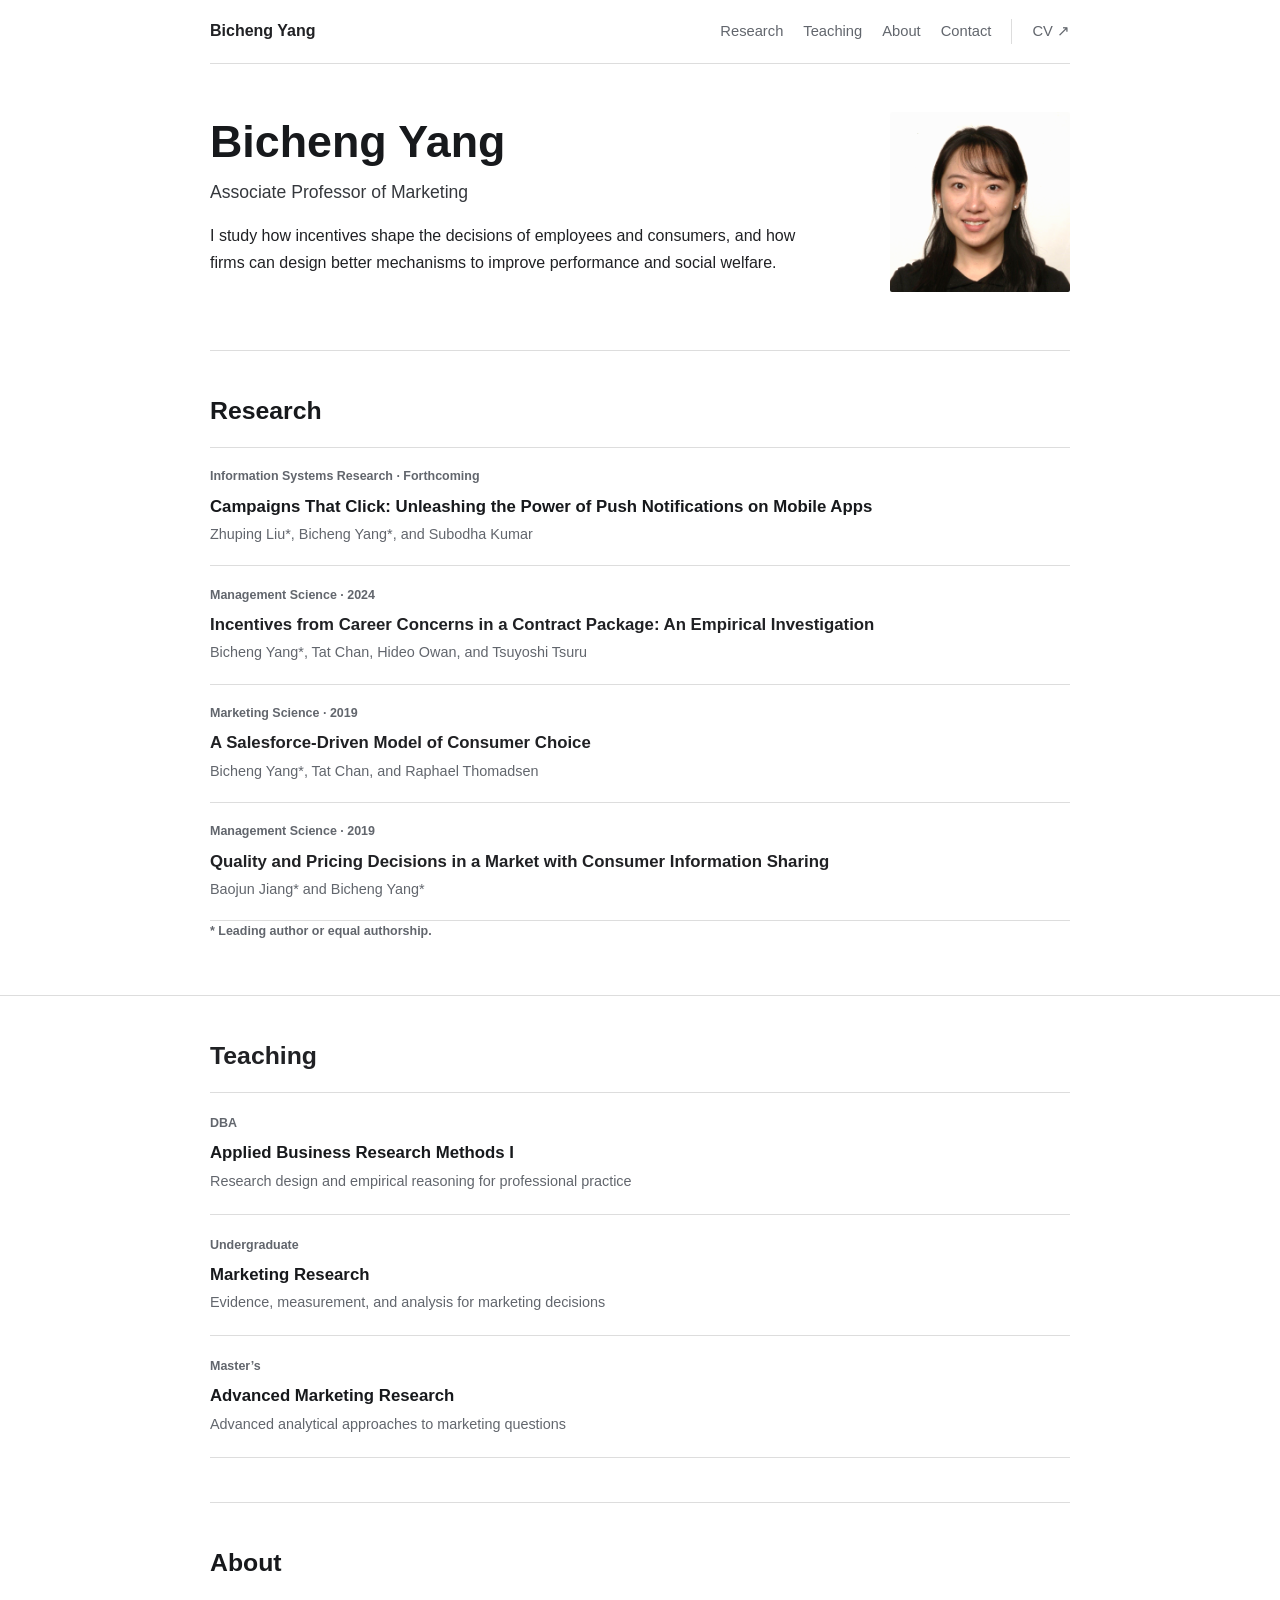
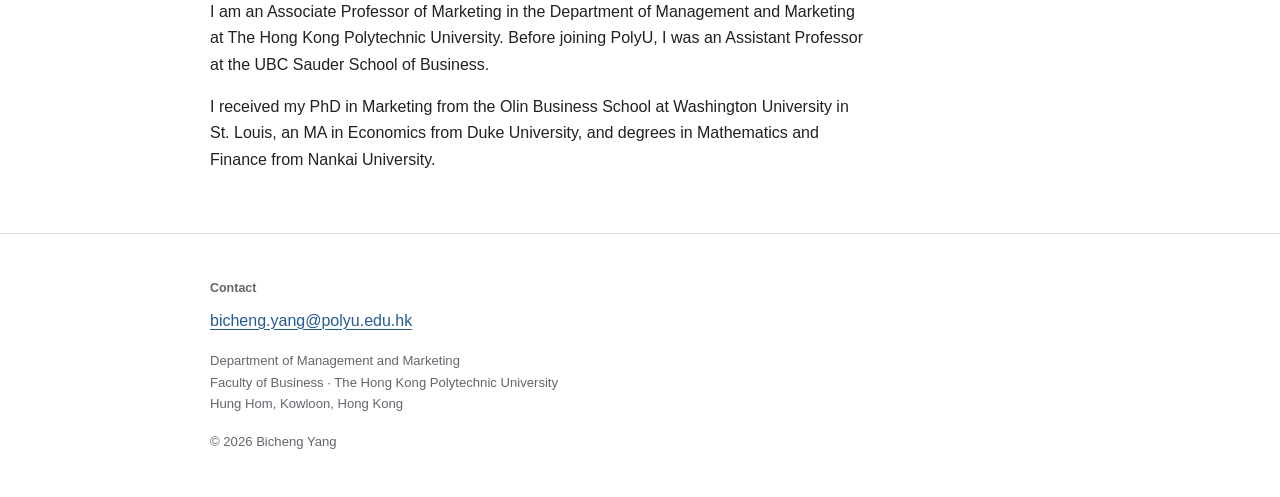
<file: index.html>
<!doctype html>
<html lang="en">
  <head>
    <meta charset="utf-8" />
    <meta name="viewport" content="width=device-width, initial-scale=1" />
    <meta
      name="description"
      content="Bicheng Yang is an Associate Professor of Marketing at The Hong Kong Polytechnic University."
    />
    <title>Bicheng Yang | Marketing</title>
    <link
      rel="icon"
      type="image/svg+xml"
      href="data:image/svg+xml,%3Csvg xmlns='http://www.w3.org/2000/svg' viewBox='0 0 64 64'%3E%3Crect width='64' height='64' rx='14' fill='%230b1930'/%3E%3Cpath d='M16 18h32M16 31h23M16 44h32' stroke='%23d13b4f' stroke-width='6' stroke-linecap='round'/%3E%3C/svg%3E"
    />
    <link rel="stylesheet" href="assets/styles.css?v=20261012-natural-portrait" />
    <script src="assets/site.js" defer></script>
  </head>
  <body>
    <a class="skip-link" href="#main">Skip to content</a>

    <header class="site-header">
      <a class="wordmark" href="#top" aria-label="Bicheng Yang home">
        <span class="wordmark-mark" aria-hidden="true">BY</span>
        <span>Bicheng Yang</span>
      </a>
      <nav id="site-nav" class="site-nav" aria-label="Primary navigation">
        <a href="research.html">Research</a>
        <a href="teaching.html">Teaching</a>
        <a href="#about">About</a>
        <a href="#contact">Contact</a>
        <a class="nav-cv" href="https://www.dropbox.com/scl/fi/lhusk9nsws97ysd6tcmp3/Bicheng_Yang_CV.pdf?rlkey=i69ht2ayclowj1tq1dyte1rva&amp;st=k7b1dfac&amp;dl=0">CV <span aria-hidden="true">↗</span></a>
      </nav>
    </header>

    <main id="main">
      <section id="top" class="hero section-shell">
        <div class="hero-copy">
          <h1>Bicheng Yang</h1>
          <p class="hero-role">Associate Professor of Marketing</p>
          <p class="hero-intro">
            I study how incentives shape the decisions of employees and consumers, and how firms can
            design better mechanisms to improve performance and social welfare.
          </p>
        </div>

        <figure class="hero-portrait">
          <img src="assets/bicheng-yang.jpg" alt="Portrait of Bicheng Yang" />
        </figure>
      </section>


      <section id="research" class="section-shell content-section research-section">
        <div class="section-heading">
          <h2>Research</h2>
        </div>

        <ol class="publication-list">
          <li>
            <div>
              <p class="publication-meta">Information Systems Research · Forthcoming</p>
              <h3>Campaigns That Click: Unleashing the Power of Push Notifications on Mobile Apps</h3>
              <p>Zhuping Liu*, Bicheng Yang*, and Subodha Kumar</p>
            </div>
          </li>
          <li>
            <span class="publication-index">02</span>
            <div>
              <p class="publication-meta">Management Science · 2024</p>
              <h3>
                <a href="https://doi.org/10.1287/mnsc.2023.4956">
                  Incentives from Career Concerns in a Contract Package: An Empirical Investigation
                </a>
              </h3>
              <p>Bicheng Yang*, Tat Chan, Hideo Owan, and Tsuyoshi Tsuru</p>
            </div>
            <span class="publication-arrow" aria-hidden="true">↗</span>
          </li>
          <li>
            <span class="publication-index">03</span>
            <div>
              <p class="publication-meta">Marketing Science · 2019</p>
              <h3>
                <a href="https://doi.org/10.1287/mksc.2019.1175">
                  A Salesforce-Driven Model of Consumer Choice
                </a>
              </h3>
              <p>Bicheng Yang*, Tat Chan, and Raphael Thomadsen</p>
            </div>
            <span class="publication-arrow" aria-hidden="true">↗</span>
          </li>
          <li>
            <span class="publication-index">04</span>
            <div>
              <p class="publication-meta">Management Science · 2019</p>
              <h3>
                <a href="https://doi.org/10.1287/mnsc.2017.2930">
                  Quality and Pricing Decisions in a Market with Consumer Information Sharing
                </a>
              </h3>
              <p>Baojun Jiang* and Bicheng Yang*</p>
            </div>
            <span class="publication-arrow" aria-hidden="true">↗</span>
          </li>
        </ol>
        <p class="detail-meta">* Leading author or equal authorship.</p>

      </section>


      <section id="teaching" class="teaching-section">
        <div class="section-shell teaching-grid">
          <div class="section-heading light">
            <h2>Teaching</h2>
          </div>
          <div class="course-list">
            <article>
              <p class="course-level">DBA</p>
              <h3>Applied Business Research Methods I</h3>
              <p>Research design and empirical reasoning for professional practice</p>
            </article>
            <article>
              <p class="course-level">Undergraduate</p>
              <h3>Marketing Research</h3>
              <p>Evidence, measurement, and analysis for marketing decisions</p>
            </article>
            <article>
              <p class="course-level">Master’s</p>
              <h3>Advanced Marketing Research</h3>
              <p>Advanced analytical approaches to marketing questions</p>
            </article>
          </div>
        </div>
      </section>

      <section id="about" class="section-shell content-section about-section">
        <div class="section-heading">
          <h2>About</h2>
        </div>
        <div class="about-copy">
          <p>
            I am an Associate Professor of Marketing in the Department of Management and Marketing at
            The Hong Kong Polytechnic University. Before joining PolyU, I was an Assistant Professor at
            the UBC Sauder School of Business.
          </p>
          <p>
            I received my PhD in Marketing from the Olin Business School at Washington University in
            St. Louis, an MA in Economics from Duke University, and degrees in Mathematics and Finance
            from Nankai University.
          </p>
        </div>
      </section>
    </main>

    <footer id="contact" class="site-footer">
      <div class="section-shell footer-grid">
        <div>
          <p class="footer-label">Contact</p>
          <a class="footer-email" href="mailto:bicheng.yang@polyu.edu.hk">bicheng.yang@polyu.edu.hk</a>
        </div>
        <div class="footer-address">
          <p>Department of Management and Marketing</p>
          <p>Faculty of Business · The Hong Kong Polytechnic University</p>
          <p>Hung Hom, Kowloon, Hong Kong</p>
        </div>
        <p class="footer-note">© <span data-year>2026</span> Bicheng Yang</p>
      </div>
    </footer>
  </body>
</html>
</file>
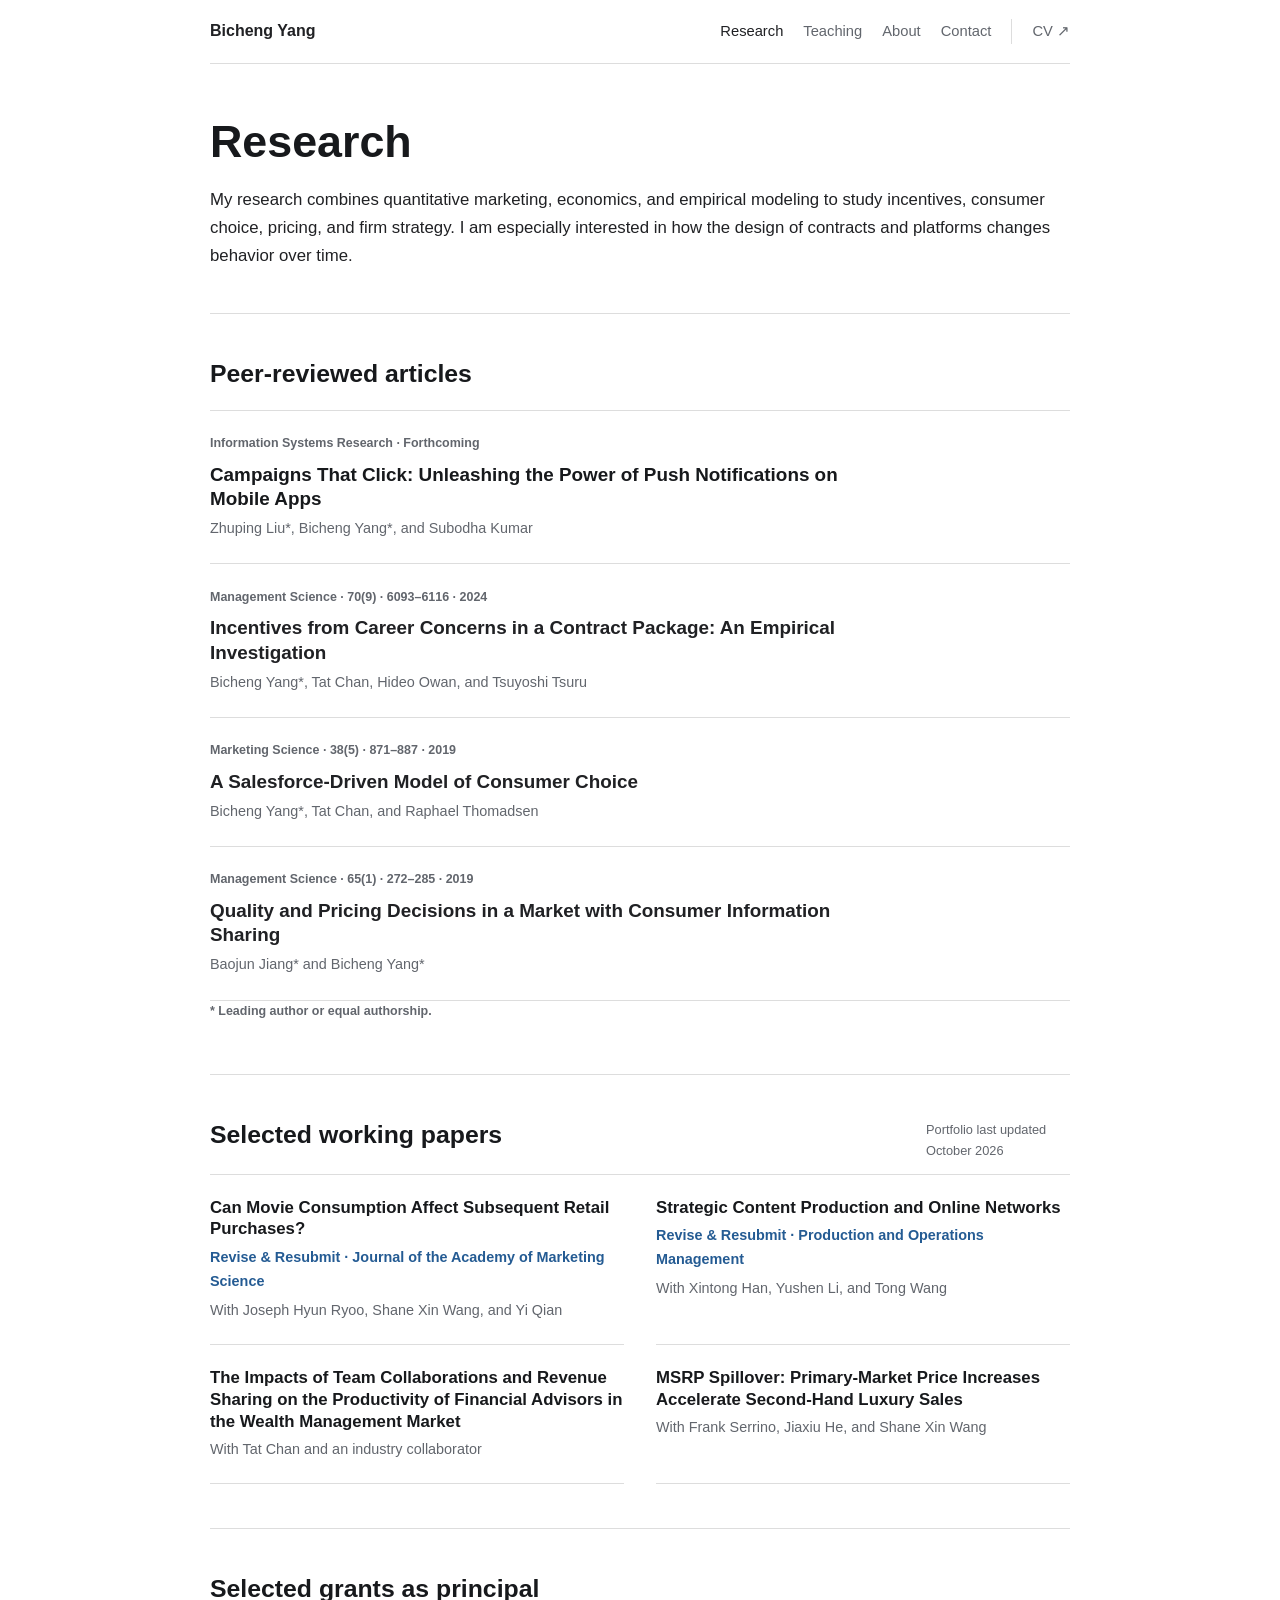
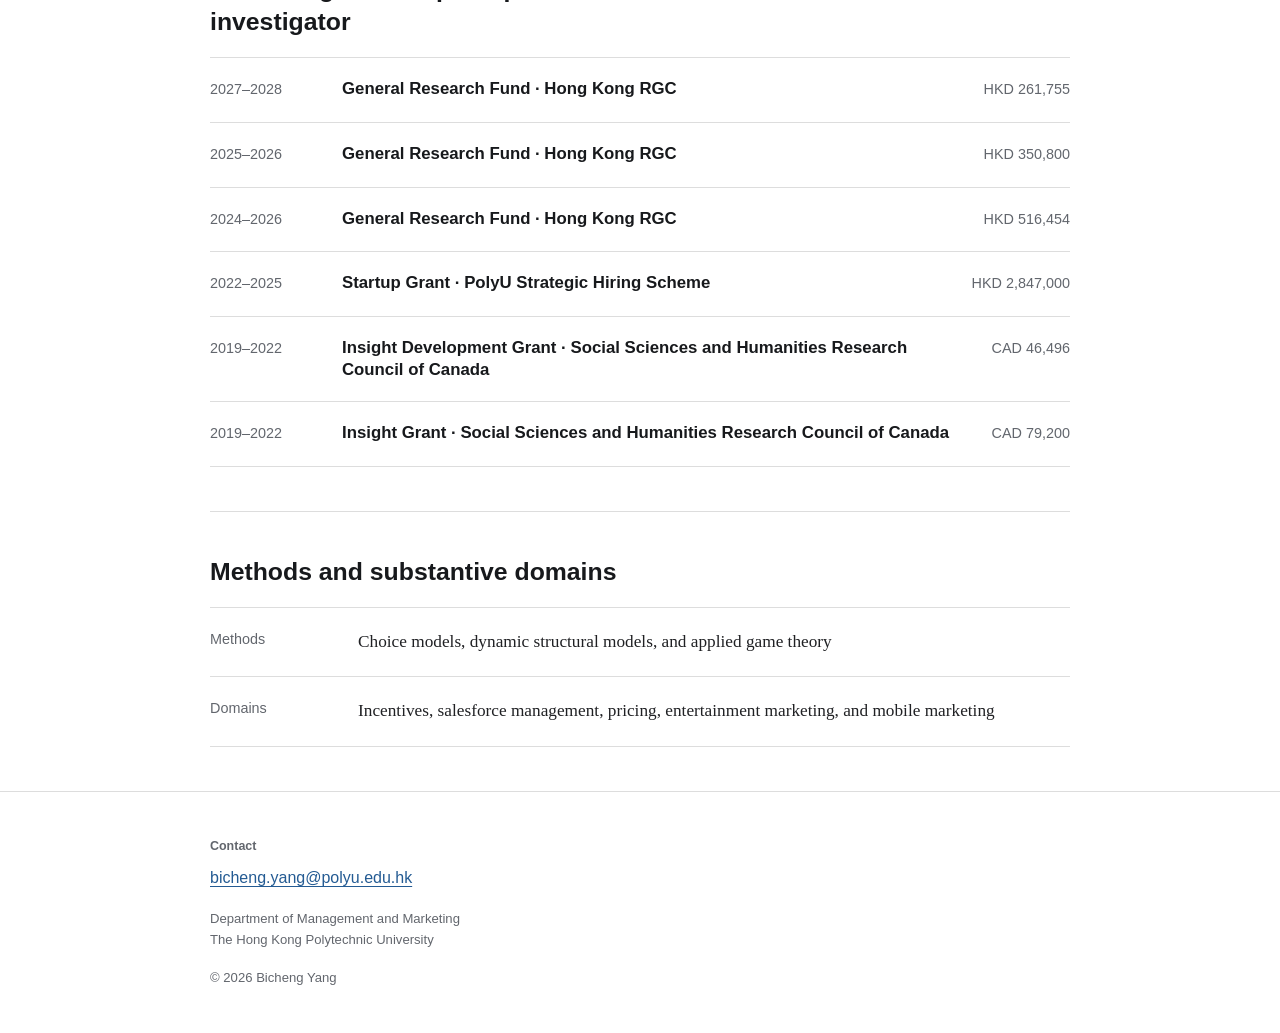
<file: research.html>
<!doctype html>
<html lang="en">
  <head>
    <meta charset="utf-8" />
    <meta name="viewport" content="width=device-width, initial-scale=1" />
    <meta
      name="description"
      content="Research by Bicheng Yang on incentives, salesforce management, pricing, entertainment marketing, and mobile marketing."
    />
    <title>Research | Bicheng Yang</title>
    <link
      rel="icon"
      type="image/svg+xml"
      href="data:image/svg+xml,%3Csvg xmlns='http://www.w3.org/2000/svg' viewBox='0 0 64 64'%3E%3Crect width='64' height='64' rx='14' fill='%230b1930'/%3E%3Cpath d='M16 18h32M16 31h23M16 44h32' stroke='%23d13b4f' stroke-width='6' stroke-linecap='round'/%3E%3C/svg%3E"
    />
    <link rel="stylesheet" href="assets/styles.css" />
    <script src="assets/site.js" defer></script>
  </head>
  <body>
    <a class="skip-link" href="#main">Skip to content</a>
    <header class="site-header">
      <a class="wordmark" href="index.html" aria-label="Bicheng Yang home">
        <span class="wordmark-mark" aria-hidden="true">BY</span>
        <span>Bicheng Yang</span>
      </a>
      <nav id="site-nav" class="site-nav" aria-label="Primary navigation">
        <a href="research.html" aria-current="page">Research</a>
        <a href="teaching.html">Teaching</a>
        <a href="index.html#about">About</a>
        <a href="index.html#contact">Contact</a>
        <a class="nav-cv" href="https://www.dropbox.com/scl/fi/lhusk9nsws97ysd6tcmp3/Bicheng_Yang_CV.pdf?rlkey=i69ht2ayclowj1tq1dyte1rva&amp;st=k7b1dfac&amp;dl=0">CV <span aria-hidden="true">↗</span></a>
      </nav>
    </header>

    <main id="main">
      <header class="page-hero section-shell">
        <div><h1>Research</h1></div>
        <p class="page-intro">
          My research combines quantitative marketing, economics, and empirical modeling to study
          incentives, consumer choice, pricing, and firm strategy. I am especially interested in how
          the design of contracts and platforms changes behavior over time.
        </p>
      </header>

      <section class="page-section section-shell" aria-labelledby="published-heading">
        <div class="page-section-label">
          <span>01</span>
          <p>Published and forthcoming work</p>
        </div>
        <div class="page-section-content">
          <h2 id="published-heading">Peer-reviewed articles</h2>
          <ol class="detail-list">
            <li>
              <p class="detail-meta">Information Systems Research · Forthcoming</p>
              <h3>Campaigns That Click: Unleashing the Power of Push Notifications on Mobile Apps</h3>
              <p>Zhuping Liu*, Bicheng Yang*, and Subodha Kumar</p>
            </li>
            <li>
              <p class="detail-meta">Management Science · 70(9) · 6093–6116 · 2024</p>
              <h3><a href="https://doi.org/10.1287/mnsc.2023.4956">Incentives from Career Concerns in a Contract Package: An Empirical Investigation</a></h3>
              <p>Bicheng Yang*, Tat Chan, Hideo Owan, and Tsuyoshi Tsuru</p>
            </li>
            <li>
              <p class="detail-meta">Marketing Science · 38(5) · 871–887 · 2019</p>
              <h3><a href="https://doi.org/10.1287/mksc.2019.1175">A Salesforce-Driven Model of Consumer Choice</a></h3>
              <p>Bicheng Yang*, Tat Chan, and Raphael Thomadsen</p>
            </li>
            <li>
              <p class="detail-meta">Management Science · 65(1) · 272–285 · 2019</p>
              <h3><a href="https://doi.org/10.1287/mnsc.2017.2930">Quality and Pricing Decisions in a Market with Consumer Information Sharing</a></h3>
              <p>Baojun Jiang* and Bicheng Yang*</p>
            </li>
          </ol>
          <p class="detail-meta">* Leading author or equal authorship.</p>
        </div>
      </section>

      <section class="page-section section-shell" aria-labelledby="projects-heading">
        <div class="page-section-label">
          <span>02</span>
          <p>Current portfolio</p>
        </div>
        <div class="page-section-content">
          <div class="heading-with-note">
            <h2 id="projects-heading">Selected working papers</h2>
            <p>Portfolio last updated October 2026</p>
          </div>
          <div class="project-grid">
            <article>
              <h3>Can Movie Consumption Affect Subsequent Retail Purchases?</h3>
              <p class="project-status">Revise &amp; Resubmit · Journal of the Academy of Marketing Science</p>
              <p>With Joseph Hyun Ryoo, Shane Xin Wang, and Yi Qian</p>
            </article>
            <article>
              <h3>Strategic Content Production and Online Networks</h3>
              <p class="project-status">Revise &amp; Resubmit · Production and Operations Management</p>
              <p>With Xintong Han, Yushen Li, and Tong Wang</p>
            </article>
            <article>
              <h3>The Impacts of Team Collaborations and Revenue Sharing on the Productivity of Financial Advisors in the Wealth Management Market</h3>
              <p>With Tat Chan and an industry collaborator</p>
            </article>
            <article>
              <h3>MSRP Spillover: Primary-Market Price Increases Accelerate Second-Hand Luxury Sales</h3>
              <p>With Frank Serrino, Jiaxiu He, and Shane Xin Wang</p>
            </article>
          </div>
        </div>
      </section>

      <section class="page-section section-shell" aria-labelledby="grants-heading">
        <div class="page-section-label">
          <span>03</span>
          <p>Research support</p>
        </div>
        <div class="page-section-content">
          <h2 id="grants-heading">Selected grants as principal investigator</h2>
          <div class="grant-list">
            <article>
              <p>2027–2028</p>
              <h3>General Research Fund · Hong Kong RGC</h3>
              <p>HKD 261,755</p>
            </article>
            <article>
              <p>2025–2026</p>
              <h3>General Research Fund · Hong Kong RGC</h3>
              <p>HKD 350,800</p>
            </article>
            <article>
              <p>2024–2026</p>
              <h3>General Research Fund · Hong Kong RGC</h3>
              <p>HKD 516,454</p>
            </article>
            <article>
              <p>2022–2025</p>
              <h3>Startup Grant · PolyU Strategic Hiring Scheme</h3>
              <p>HKD 2,847,000</p>
            </article>
            <article>
              <p>2019–2022</p>
              <div class="grant-award">
                <h3>Insight Development Grant · Social Sciences and Humanities Research Council of Canada</h3>
              </div>
              <p>CAD 46,496</p>
            </article>
            <article>
              <p>2019–2022</p>
              <h3>Insight Grant · Social Sciences and Humanities Research Council of Canada</h3>
              <p>CAD 79,200</p>
            </article>
          </div>
        </div>
      </section>

      <section class="page-section page-section-last section-shell" aria-labelledby="methods-heading">
        <div class="page-section-label">
          <span>04</span>
          <p>Approach</p>
        </div>
        <div class="page-section-content">
          <h2 id="methods-heading">Methods and substantive domains</h2>
          <dl class="method-list">
            <div><dt>Methods</dt><dd>Choice models, dynamic structural models, and applied game theory</dd></div>
            <div><dt>Domains</dt><dd>Incentives, salesforce management, pricing, entertainment marketing, and mobile marketing</dd></div>
          </dl>
        </div>
      </section>
    </main>

    <footer class="site-footer compact-footer">
      <div class="section-shell footer-grid">
        <div><p class="footer-label">Contact</p><a class="footer-email" href="mailto:bicheng.yang@polyu.edu.hk">bicheng.yang@polyu.edu.hk</a></div>
        <div class="footer-address"><p>Department of Management and Marketing</p><p>The Hong Kong Polytechnic University</p></div>
        <p class="footer-note">© <span data-year>2026</span> Bicheng Yang</p>
      </div>
    </footer>
  </body>
</html>
</file>
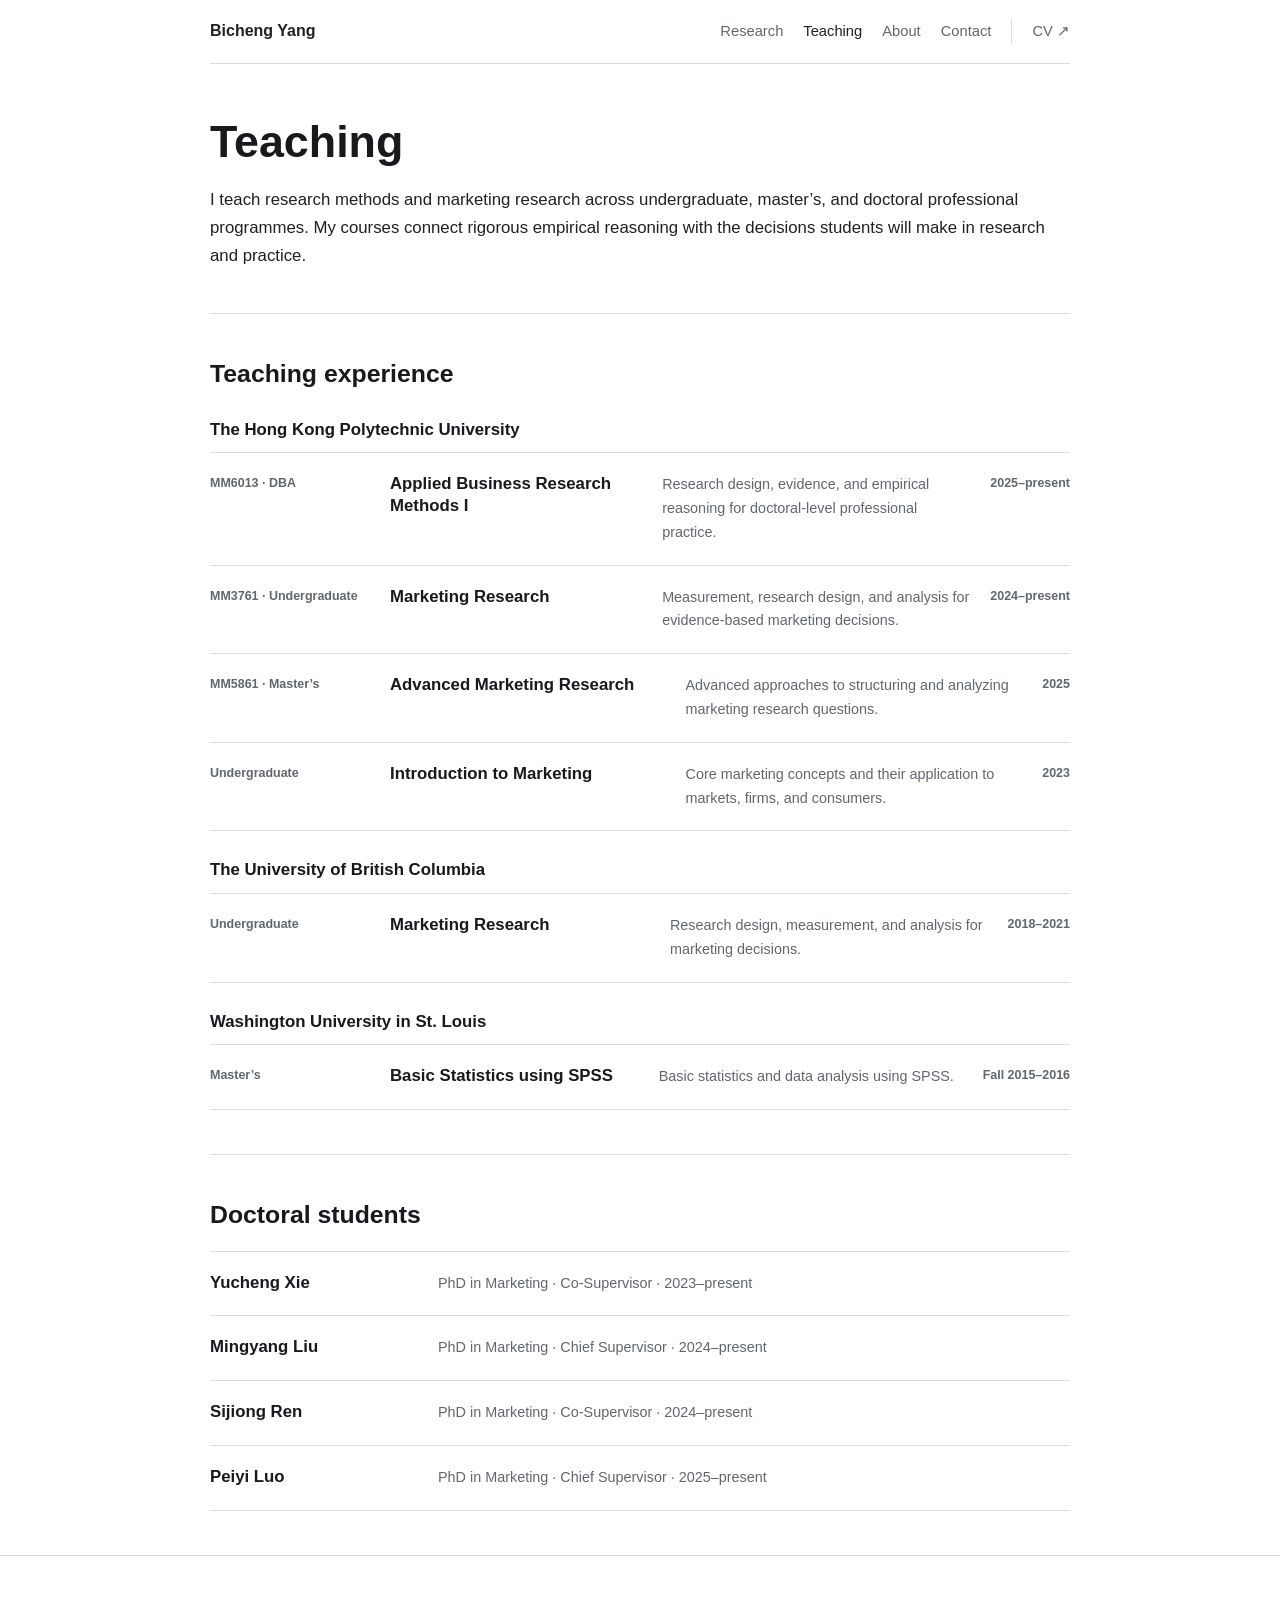
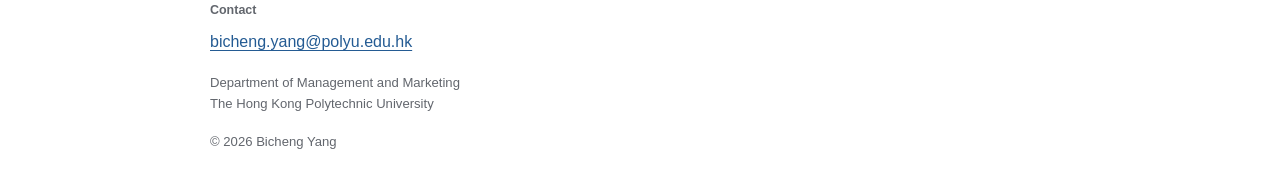
<file: teaching.html>
<!doctype html>
<html lang="en">
  <head>
    <meta charset="utf-8" />
    <meta name="viewport" content="width=device-width, initial-scale=1" />
    <meta name="description" content="Teaching and doctoral supervision by Bicheng Yang." />
    <title>Teaching | Bicheng Yang</title>
    <link rel="icon" type="image/svg+xml" href="data:image/svg+xml,%3Csvg xmlns='http://www.w3.org/2000/svg' viewBox='0 0 64 64'%3E%3Crect width='64' height='64' rx='14' fill='%230b1930'/%3E%3Cpath d='M16 18h32M16 31h23M16 44h32' stroke='%23d13b4f' stroke-width='6' stroke-linecap='round'/%3E%3C/svg%3E" />
    <link rel="stylesheet" href="assets/styles.css" />
    <script src="assets/site.js" defer></script>
  </head>
  <body>
    <a class="skip-link" href="#main">Skip to content</a>
    <header class="site-header">
      <a class="wordmark" href="index.html" aria-label="Bicheng Yang home"><span class="wordmark-mark" aria-hidden="true">BY</span><span>Bicheng Yang</span></a>
      <nav id="site-nav" class="site-nav" aria-label="Primary navigation">
        <a href="research.html">Research</a><a href="teaching.html" aria-current="page">Teaching</a><a href="index.html#about">About</a><a href="index.html#contact">Contact</a><a class="nav-cv" href="https://www.dropbox.com/scl/fi/lhusk9nsws97ysd6tcmp3/Bicheng_Yang_CV.pdf?rlkey=i69ht2ayclowj1tq1dyte1rva&amp;st=k7b1dfac&amp;dl=0">CV <span aria-hidden="true">↗</span></a>
      </nav>
    </header>

    <main id="main">
      <header class="page-hero section-shell">
        <div><h1>Teaching</h1></div>
        <p class="page-intro">I teach research methods and marketing research across undergraduate, master’s, and doctoral professional programmes. My courses connect rigorous empirical reasoning with the decisions students will make in research and practice.</p>
      </header>

      <section class="page-section section-shell" aria-labelledby="courses-heading">
        <div class="page-section-label"><span>01</span><p>Courses</p></div>
        <div class="page-section-content">
          <h2 id="courses-heading">Teaching experience</h2>
          <h3 class="institution-heading">The Hong Kong Polytechnic University</h3>
          <div class="course-catalog">
            <article><p class="course-code">MM6013 · DBA</p><h3>Applied Business Research Methods I</h3><p>Research design, evidence, and empirical reasoning for doctoral-level professional practice.</p><p class="course-years">2025–present</p></article>
            <article><p class="course-code">MM3761 · Undergraduate</p><h3>Marketing Research</h3><p>Measurement, research design, and analysis for evidence-based marketing decisions.</p><p class="course-years">2024–present</p></article>
            <article><p class="course-code">MM5861 · Master’s</p><h3>Advanced Marketing Research</h3><p>Advanced approaches to structuring and analyzing marketing research questions.</p><p class="course-years">2025</p></article>
            <article><p class="course-code">Undergraduate</p><h3>Introduction to Marketing</h3><p>Core marketing concepts and their application to markets, firms, and consumers.</p><p class="course-years">2023</p></article>
          </div>
          <h3 class="institution-heading">The University of British Columbia</h3>
          <div class="course-catalog">
            <article><p class="course-code">Undergraduate</p><h3>Marketing Research</h3><p>Research design, measurement, and analysis for marketing decisions.</p><p class="course-years">2018–2021</p></article>
          </div>
          <h3 class="institution-heading">Washington University in St. Louis</h3>
          <div class="course-catalog">
            <article><p class="course-code">Master’s</p><h3>Basic Statistics using SPSS</h3><p>Basic statistics and data analysis using SPSS.</p><p class="course-years">Fall 2015–2016</p></article>
          </div>
        </div>
      </section>

      <section class="page-section page-section-last section-shell" aria-labelledby="supervision-heading">
        <div class="page-section-label"><span>02</span><p>Supervision</p></div>
        <div class="page-section-content">
          <h2 id="supervision-heading">Doctoral students</h2>
          <div class="student-list">
            <article><h3>Yucheng Xie</h3><p>PhD in Marketing · Co-Supervisor · 2023–present</p></article>
            <article><h3>Mingyang Liu</h3><p>PhD in Marketing · Chief Supervisor · 2024–present</p></article>
            <article><h3>Sijiong Ren</h3><p>PhD in Marketing · Co-Supervisor · 2024–present</p></article>
            <article><h3>Peiyi Luo</h3><p>PhD in Marketing · Chief Supervisor · 2025–present</p></article>
          </div>
        </div>
      </section>
    </main>

    <footer class="site-footer compact-footer"><div class="section-shell footer-grid"><div><p class="footer-label">Contact</p><a class="footer-email" href="mailto:bicheng.yang@polyu.edu.hk">bicheng.yang@polyu.edu.hk</a></div><div class="footer-address"><p>Department of Management and Marketing</p><p>The Hong Kong Polytechnic University</p></div><p class="footer-note">© <span data-year>2026</span> Bicheng Yang</p></div></footer>
  </body>
</html>
</file>
<file: assets/styles.css>
:root {
  --text: #202124;
  --muted: #62666d;
  --link: #245b93;
  --line: #dddddd;
  --background: #ffffff;
  --content-width: 860px;
  --sans: -apple-system, BlinkMacSystemFont, "Segoe UI", Arial, sans-serif;
  --serif: Georgia, "Times New Roman", serif;
}

* {
  box-sizing: border-box;
}

html {
  scroll-behavior: smooth;
}

body {
  margin: 0;
  color: var(--text);
  background: var(--background);
  font-family: var(--sans);
  font-size: 1rem;
  line-height: 1.65;
}

a {
  color: var(--link);
  text-decoration-thickness: 1px;
  text-underline-offset: 0.18em;
}

a:hover,
a:focus-visible {
  color: #123f6d;
}

img {
  max-width: 100%;
}

h1,
h2,
h3,
p {
  margin-top: 0;
}

h1,
h2,
h3 {
  color: #17191c;
  font-family: var(--sans);
  font-weight: 600;
  line-height: 1.3;
}

h1 {
  margin-bottom: 0.5rem;
  font-size: clamp(2.2rem, 5vw, 2.8rem);
}

h2 {
  margin-bottom: 1.2rem;
  font-size: 1.55rem;
}

h3 {
  margin-bottom: 0.35rem;
  font-size: 1.05rem;
}

.section-shell {
  width: min(calc(100% - 2.5rem), var(--content-width));
  margin-inline: auto;
}

.sr-only {
  position: absolute;
  width: 1px;
  height: 1px;
  padding: 0;
  margin: -1px;
  overflow: hidden;
  clip: rect(0, 0, 0, 0);
  white-space: nowrap;
  border: 0;
}

.skip-link {
  position: fixed;
  top: 0.5rem;
  left: 0.5rem;
  z-index: 100;
  padding: 0.5rem 0.75rem;
  color: white;
  background: #202124;
  transform: translateY(-150%);
}

.skip-link:focus {
  transform: translateY(0);
}

.site-header {
  display: flex;
  align-items: center;
  justify-content: space-between;
  width: min(calc(100% - 2.5rem), var(--content-width));
  min-height: 4rem;
  margin-inline: auto;
  border-bottom: 1px solid var(--line);
}

.wordmark {
  color: var(--text);
  font-weight: 650;
  text-decoration: none;
}

.wordmark-mark {
  display: none;
}

.site-nav {
  display: flex;
  gap: 1.25rem;
  align-items: center;
  font-size: 0.92rem;
}

.site-nav a {
  color: var(--muted);
  text-decoration: none;
}

.site-nav a:hover,
.site-nav a:focus-visible,
.site-nav a[aria-current="page"] {
  color: var(--text);
}

.nav-cv {
  padding-left: 1.25rem;
  border-left: 1px solid var(--line);
}

.eyebrow,
.map-label,
.publication-meta,
.detail-meta,
.course-level,
.course-code,
.course-years,
.service-label,
.page-section-label p,
.project-number,
.footer-label {
  margin-bottom: 0.55rem;
  color: var(--muted);
  font-family: var(--sans);
  font-size: 0.78rem;
  font-weight: 600;
  letter-spacing: 0;
  text-transform: none;
}

.hero {
  display: grid;
  grid-template-columns: minmax(0, 1fr) 180px;
  gap: 2.5rem;
  align-items: start;
  padding-block: 3rem;
}

.hero-role {
  margin-bottom: 1rem;
  color: #35383d;
  font-size: 1.1rem;
}

.hero-intro {
  max-width: 39rem;
  margin-bottom: 1.6rem;
  font-size: 1rem;
}

.hero-links {
  display: flex;
  flex-wrap: wrap;
  gap: 0.5rem 1.1rem;
  font-size: 0.92rem;
}

.hero-portrait {
  margin: 0;
}

.hero-portrait img {
  display: block;
  width: 180px;
  aspect-ratio: 1;
  object-fit: cover;
  object-position: center 28%;
  border-radius: 2px;
  filter: brightness(1.08) contrast(0.98) saturate(1.03);
}

.content-section,
.teaching-section,
.page-section {
  padding-block: 2.75rem;
  border-top: 1px solid var(--line);
}

.section-heading {
  margin-bottom: 1.25rem;
}

.section-heading h2 {
  max-width: 28ch;
}

.publication-list,
.detail-list,
.plain-list {
  margin: 0;
  padding: 0;
  list-style: none;
}

.publication-list,
.detail-list {
  border-top: 1px solid var(--line);
}

.publication-list li {
  display: grid;
  grid-template-columns: minmax(0, 1fr);
  gap: 0;
  padding-block: 1.15rem;
  border-bottom: 1px solid var(--line);
}

.publication-index,
.publication-arrow {
  display: none;
}

.publication-list h3 {
  max-width: 42rem;
}

.publication-list h3 a,
.detail-list h3 a {
  color: var(--text);
  text-decoration: none;
}

.publication-list h3 a:hover,
.publication-list h3 a:focus-visible,
.detail-list h3 a:hover,
.detail-list h3 a:focus-visible {
  color: var(--link);
}

.publication-list li p:last-child,
.detail-list li > p:last-child {
  margin: 0;
  color: var(--muted);
  font-size: 0.9rem;
}

.pipeline {
  display: block;
  margin-top: 2rem;
}

.pipeline-title {
  color: var(--muted);
  font-size: 0.84rem;
  font-weight: 600;
}

.pipeline-items {
  display: flex;
  flex-wrap: wrap;
  gap: 0.35rem 1rem;
}

.pipeline-items p {
  margin: 0;
  font-size: 0.92rem;
}

.pipeline-items p:not(:last-child)::after {
  margin-left: 1rem;
  color: #aaaaaa;
  content: "·";
}

.teaching-section {
  color: var(--text);
  background: white;
}

.teaching-grid {
  display: block;
}

.section-heading.light h2 {
  color: var(--text);
}

.course-list {
  border-top: 1px solid var(--line);
}

.course-list article {
  padding-block: 1.25rem;
  border-bottom: 1px solid var(--line);
}

.course-list article p:last-child {
  margin: 0;
  color: var(--muted);
  font-size: 0.9rem;
}

.about-section {
  display: block;
}

.about-copy {
  max-width: 41rem;
  font-size: 1rem;
}

.site-footer {
  padding-block: 2.75rem;
  border-top: 1px solid var(--line);
  color: var(--muted);
  background: white;
}

.footer-grid {
  display: grid;
  grid-template-columns: 1fr auto;
  gap: 1rem 2rem;
  align-items: start;
}

.footer-address {
  grid-column: 1 / -1;
}

.footer-email {
  font-size: 1rem;
}

.footer-address p,
.footer-note {
  margin: 0;
  font-size: 0.82rem;
}

.page-hero {
  display: block;
  padding-block: 3rem 2.75rem;
}

.page-hero h1 {
  max-width: none;
  margin-bottom: 1rem;
  font-size: clamp(2.2rem, 5vw, 2.8rem);
}

.page-intro {
  margin: 0;
  font-size: 1.05rem;
}

.page-section {
  display: block;
}

.page-section-label {
  display: none;
}

.page-section-label span {
  color: var(--muted);
  font-family: var(--serif);
  font-size: 1.35rem;
}

.page-section-content > h2,
.heading-with-note h2 {
  max-width: 30ch;
}

.detail-list li {
  padding-block: 1.4rem;
  border-bottom: 1px solid var(--line);
}

.detail-list h3 {
  max-width: 42rem;
  font-size: 1.18rem;
}

.heading-with-note {
  display: flex;
  gap: 2rem;
  align-items: start;
  justify-content: space-between;
}

.heading-with-note p {
  max-width: 9rem;
  color: var(--muted);
  font-size: 0.8rem;
}

.project-grid,
.principle-grid {
  display: grid;
  grid-template-columns: repeat(2, minmax(0, 1fr));
  gap: 0 2rem;
  border-top: 1px solid var(--line);
}

.project-grid article,
.principle-grid article {
  padding-block: 1.35rem;
  border-bottom: 1px solid var(--line);
}

.project-grid article > p:last-child,
.principle-grid article > p:last-child {
  margin: 0;
  color: var(--muted);
  font-size: 0.9rem;
}

.project-status {
  margin-bottom: 0.35rem;
  color: var(--link);
  font-size: 0.9rem;
  font-weight: 600;
}

.grant-list,
.method-list,
.course-catalog,
.student-list,
.service-timeline {
  border-top: 1px solid var(--line);
}

.grant-list article,
.course-catalog article,
.student-list article,
.service-timeline article,
.method-list div {
  display: grid;
  gap: 1.25rem;
  align-items: start;
  padding-block: 1.25rem;
  border-bottom: 1px solid var(--line);
}

.grant-list article {
  grid-template-columns: 7rem minmax(0, 1fr) auto;
}

.course-catalog article {
  grid-template-columns: 10rem minmax(0, 0.9fr) minmax(0, 1.1fr) auto;
}

.institution-heading {
  margin-top: 1.75rem;
  margin-bottom: 0.75rem;
}

.student-list article {
  grid-template-columns: 13rem minmax(0, 1fr);
}

.service-timeline article {
  grid-template-columns: 10rem minmax(0, 0.8fr) minmax(0, 1.2fr);
}

.method-list {
  margin: 0;
}

.method-list div {
  grid-template-columns: 8rem minmax(0, 1fr);
}

.grant-list p,
.grant-list h3,
.course-catalog p,
.course-catalog h3,
.student-list h3,
.student-list p,
.service-timeline p,
.service-timeline h3,
.method-list dd {
  margin: 0;
}

.grant-award p {
  margin-top: 0.25rem;
  color: var(--muted);
  font-size: 0.85rem;
}

.grant-list p,
.course-catalog article > p:nth-of-type(2),
.student-list p,
.service-timeline p,
.method-list dt {
  color: var(--muted);
  font-size: 0.9rem;
}

.method-list dd {
  font-family: var(--serif);
  font-size: 1.08rem;
}

.service-columns {
  display: grid;
  grid-template-columns: repeat(2, minmax(0, 1fr));
  gap: 3rem;
  padding-top: 1.25rem;
  border-top: 1px solid var(--line);
}

.plain-list li {
  padding-block: 0.35rem;
  color: var(--muted);
  font-size: 0.9rem;
}

.conference-feature {
  padding-top: 1.25rem;
  border-top: 1px solid var(--line);
}

.conference-feature > p:last-child {
  color: var(--muted);
}

.not-found {
  display: flex;
  min-height: 100vh;
  flex-direction: column;
  justify-content: center;
}

.not-found h1 {
  max-width: none;
}

.not-found a {
  width: fit-content;
}

@media (max-width: 760px) {
  .site-header {
    display: block;
    padding-block: 0.85rem 0.65rem;
  }

  .site-nav {
    gap: 1rem;
    margin-top: 0.65rem;
    padding-bottom: 0.15rem;
    overflow-x: auto;
    background: white;
    display: flex;
    white-space: nowrap;
  }

  .nav-cv {
    padding-left: 1rem;
  }

  .hero {
    grid-template-columns: 1fr;
    gap: 2rem;
    padding-block: 2.5rem;
  }

  .hero-portrait img {
    width: 130px;
  }

  .teaching-grid,
  .about-section,
  .page-hero,
  .page-section {
    grid-template-columns: 1fr;
    gap: 1.75rem;
  }

  .pipeline {
    grid-template-columns: 1fr;
    gap: 0.5rem;
  }

  .pipeline-items {
    display: block;
  }

  .pipeline-items p:not(:last-child)::after {
    content: none;
  }

  .footer-grid {
    grid-template-columns: 1fr;
    align-items: start;
  }

  .project-grid,
  .principle-grid,
  .service-columns {
    grid-template-columns: 1fr;
  }

  .grant-list article,
  .course-catalog article,
  .student-list article,
  .service-timeline article,
  .method-list div {
    grid-template-columns: 1fr;
    gap: 0.35rem;
  }

  .heading-with-note {
    display: block;
  }

  .heading-with-note p {
    max-width: none;
  }
}

@media (max-width: 460px) {
  .publication-list li {
    grid-template-columns: minmax(0, 1fr);
  }

  .publication-arrow {
    display: none;
  }
}

@media (prefers-reduced-motion: reduce) {
  html {
    scroll-behavior: auto;
  }
}
</file>
